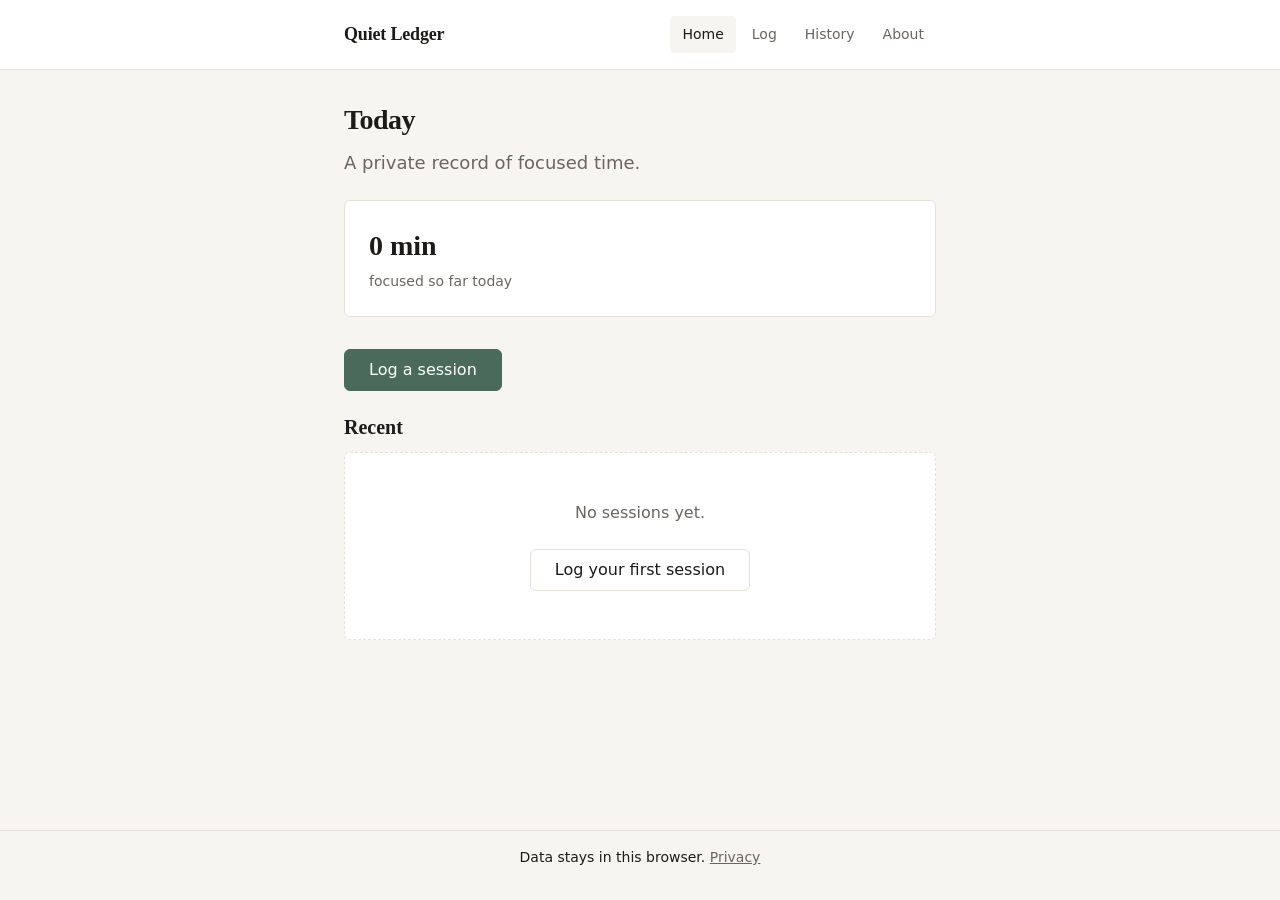
<file: index.html>
<!DOCTYPE html>
<html lang="en">
<head>
  <meta charset="UTF-8">
  <meta name="viewport" content="width=device-width, initial-scale=1">
  <title>Quiet Ledger — Home</title>
  <meta name="description" content="A private ledger for focused work sessions. No streaks, no social, no noise.">
  <meta name="theme-color" content="#F7F5F0">
  <link rel="stylesheet" href="styles.css">
</head>
<body data-page="home">
  <div class="site">
    <header class="site-header">
      <div class="site-header-inner">
        <a href="index.html" class="site-title">Quiet Ledger</a>
        <nav class="site-nav" aria-label="Main">
          <a href="index.html" aria-current="page">Home</a>
          <a href="log.html">Log</a>
          <a href="history.html">History</a>
          <a href="about.html">About</a>
        </nav>
      </div>
    </header>

    <main>
      <h1>Today</h1>
      <p class="lead">A private record of focused time.</p>

      <div class="today-summary">
        <p class="today-total" id="today-total">0 min</p>
        <p class="today-label">focused so far today</p>
      </div>

      <p class="mb-5">
        <a href="log.html" class="btn btn-primary">Log a session</a>
      </p>

      <h2>Recent</h2>

      <div id="empty-state" class="empty-state" hidden>
        <p>No sessions yet.</p>
        <a href="log.html" class="btn btn-secondary">Log your first session</a>
      </div>

      <ul class="session-list" id="recent-list" hidden></ul>
    </main>

    <footer class="site-footer">
      <p>Data stays in this browser. <a href="about.html">Privacy</a></p>
    </footer>
  </div>

  <script src="app.js"></script>
</body>
</html>
</file>
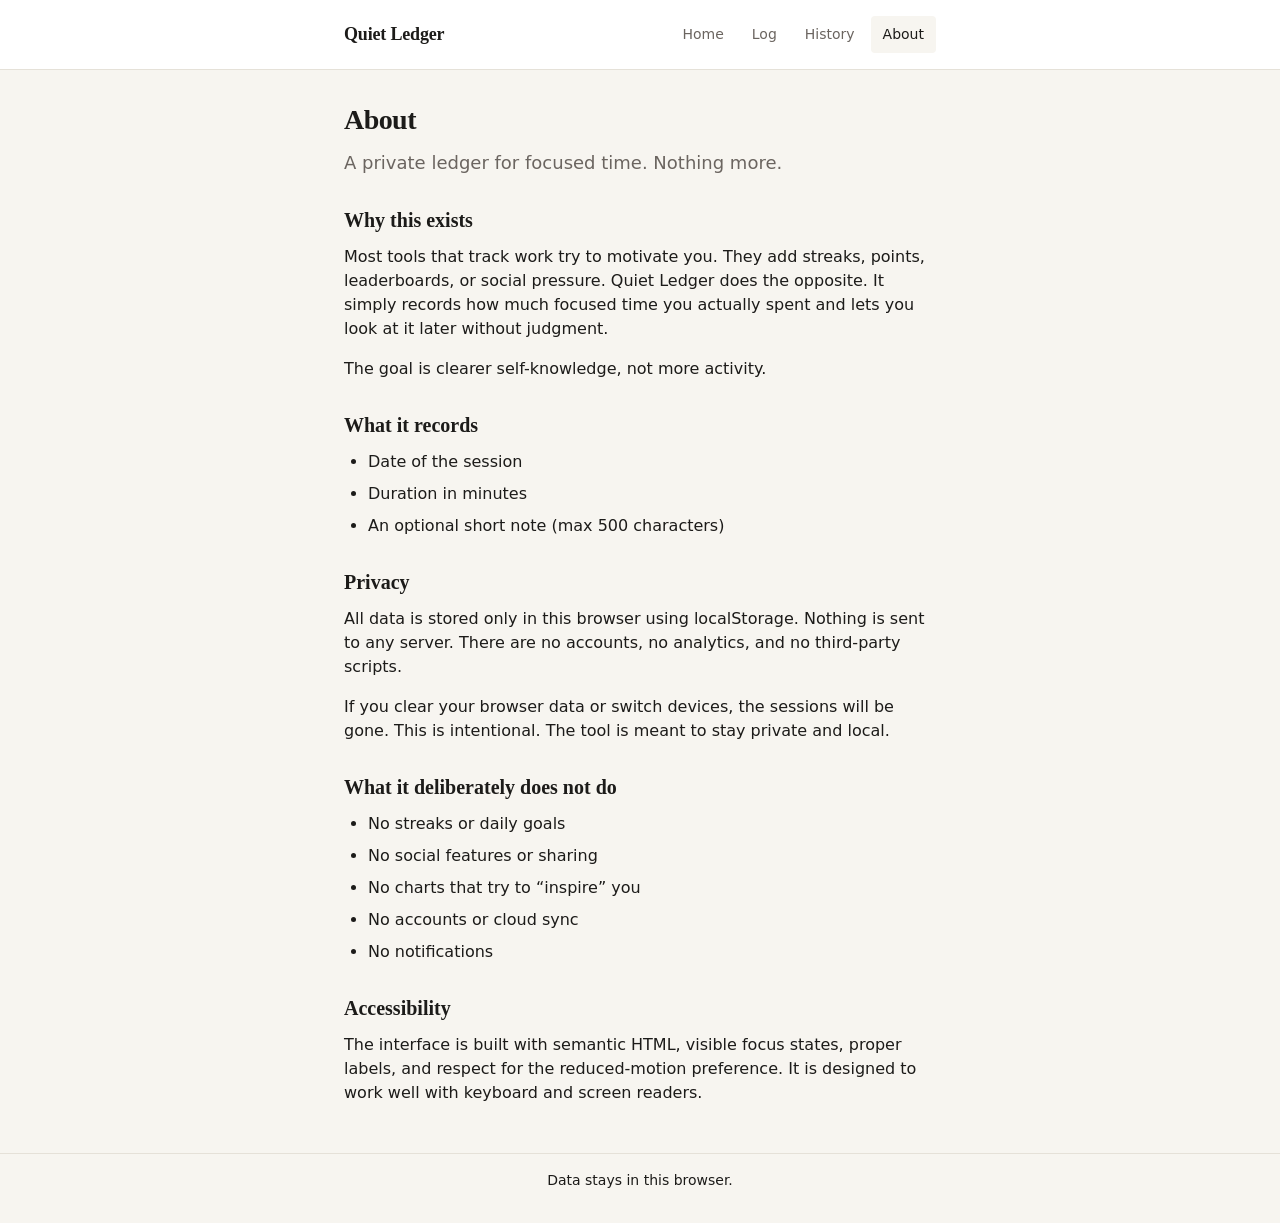
<file: about.html>
<!DOCTYPE html>
<html lang="en">
<head>
  <meta charset="UTF-8">
  <meta name="viewport" content="width=device-width, initial-scale=1">
  <title>About — Quiet Ledger</title>
  <meta name="description" content="Why Quiet Ledger exists and how your data is handled.">
  <meta name="theme-color" content="#F7F5F0">
  <link rel="stylesheet" href="styles.css">
</head>
<body data-page="about">
  <div class="site">
    <header class="site-header">
      <div class="site-header-inner">
        <a href="index.html" class="site-title">Quiet Ledger</a>
        <nav class="site-nav" aria-label="Main">
          <a href="index.html">Home</a>
          <a href="log.html">Log</a>
          <a href="history.html">History</a>
          <a href="about.html" aria-current="page">About</a>
        </nav>
      </div>
    </header>

    <main class="about-content">
      <h1>About</h1>
      <p class="lead">A private ledger for focused time. Nothing more.</p>

      <h2>Why this exists</h2>
      <p>
        Most tools that track work try to motivate you. They add streaks, points, leaderboards, or social pressure.
        Quiet Ledger does the opposite. It simply records how much focused time you actually spent and lets you look at it later without judgment.
      </p>
      <p>
        The goal is clearer self-knowledge, not more activity.
      </p>

      <h2>What it records</h2>
      <ul>
        <li>Date of the session</li>
        <li>Duration in minutes</li>
        <li>An optional short note (max 500 characters)</li>
      </ul>

      <h2>Privacy</h2>
      <p>
        All data is stored only in this browser using localStorage.
        Nothing is sent to any server. There are no accounts, no analytics, and no third-party scripts.
      </p>
      <p>
        If you clear your browser data or switch devices, the sessions will be gone.
        This is intentional. The tool is meant to stay private and local.
      </p>

      <h2>What it deliberately does not do</h2>
      <ul>
        <li>No streaks or daily goals</li>
        <li>No social features or sharing</li>
        <li>No charts that try to “inspire” you</li>
        <li>No accounts or cloud sync</li>
        <li>No notifications</li>
      </ul>

      <h2>Accessibility</h2>
      <p>
        The interface is built with semantic HTML, visible focus states, proper labels, and respect for the reduced-motion preference.
        It is designed to work well with keyboard and screen readers.
      </p>
    </main>

    <footer class="site-footer">
      <p>Data stays in this browser.</p>
    </footer>
  </div>
</body>
</html>
</file>
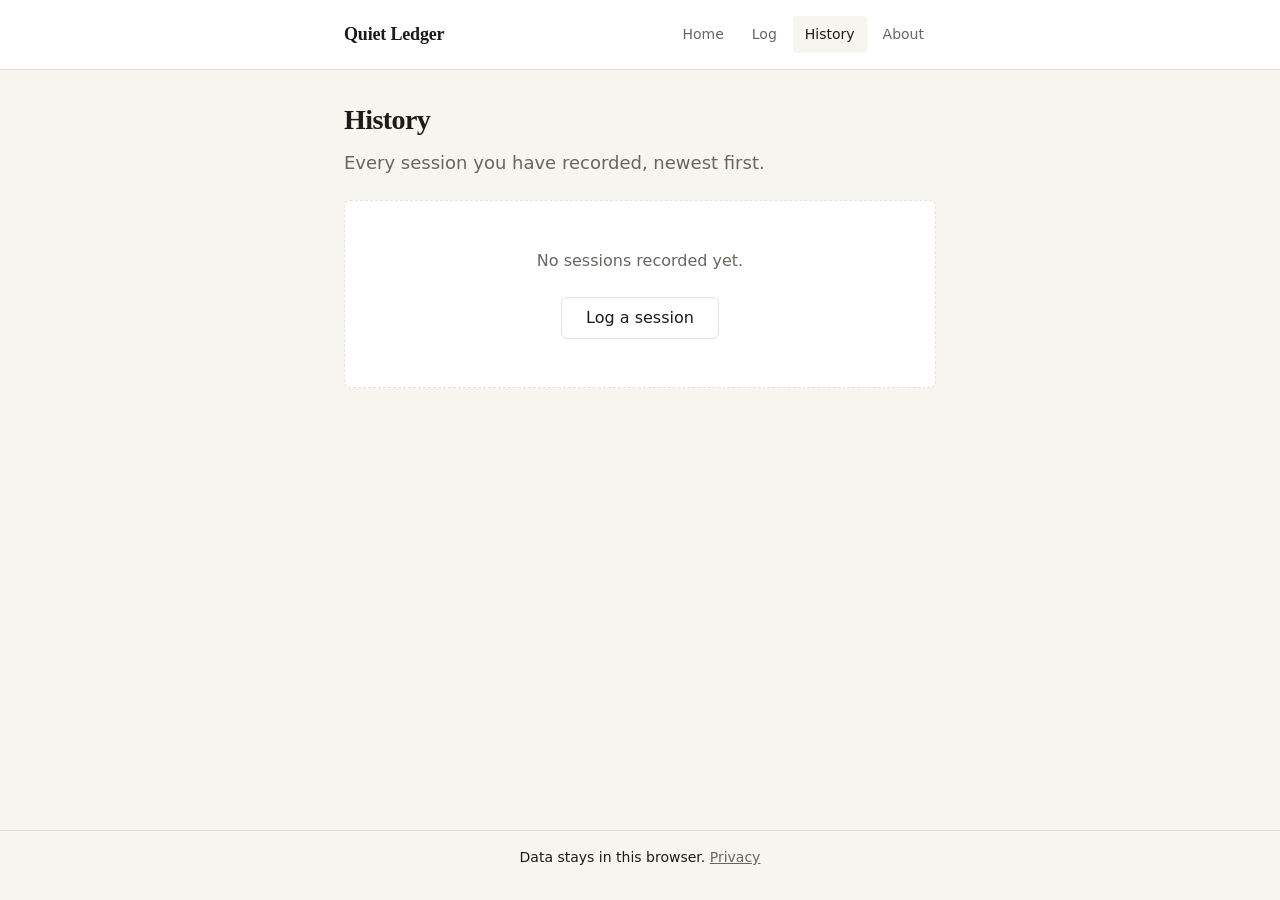
<file: history.html>
<!DOCTYPE html>
<html lang="en">
<head>
  <meta charset="UTF-8">
  <meta name="viewport" content="width=device-width, initial-scale=1">
  <title>History — Quiet Ledger</title>
  <meta name="description" content="Review past focused sessions.">
  <meta name="theme-color" content="#F7F5F0">
  <link rel="stylesheet" href="styles.css">
</head>
<body data-page="history">
  <div class="site">
    <header class="site-header">
      <div class="site-header-inner">
        <a href="index.html" class="site-title">Quiet Ledger</a>
        <nav class="site-nav" aria-label="Main">
          <a href="index.html">Home</a>
          <a href="log.html">Log</a>
          <a href="history.html" aria-current="page">History</a>
          <a href="about.html">About</a>
        </nav>
      </div>
    </header>

    <main>
      <h1>History</h1>
      <p class="lead">Every session you have recorded, newest first.</p>

      <div id="empty-state" class="empty-state" hidden>
        <p>No sessions recorded yet.</p>
        <a href="log.html" class="btn btn-secondary">Log a session</a>
      </div>

      <ul class="session-list" id="history-list" hidden></ul>
    </main>

    <footer class="site-footer">
      <p>Data stays in this browser. <a href="about.html">Privacy</a></p>
    </footer>
  </div>

  <script src="app.js"></script>
</body>
</html>
</file>
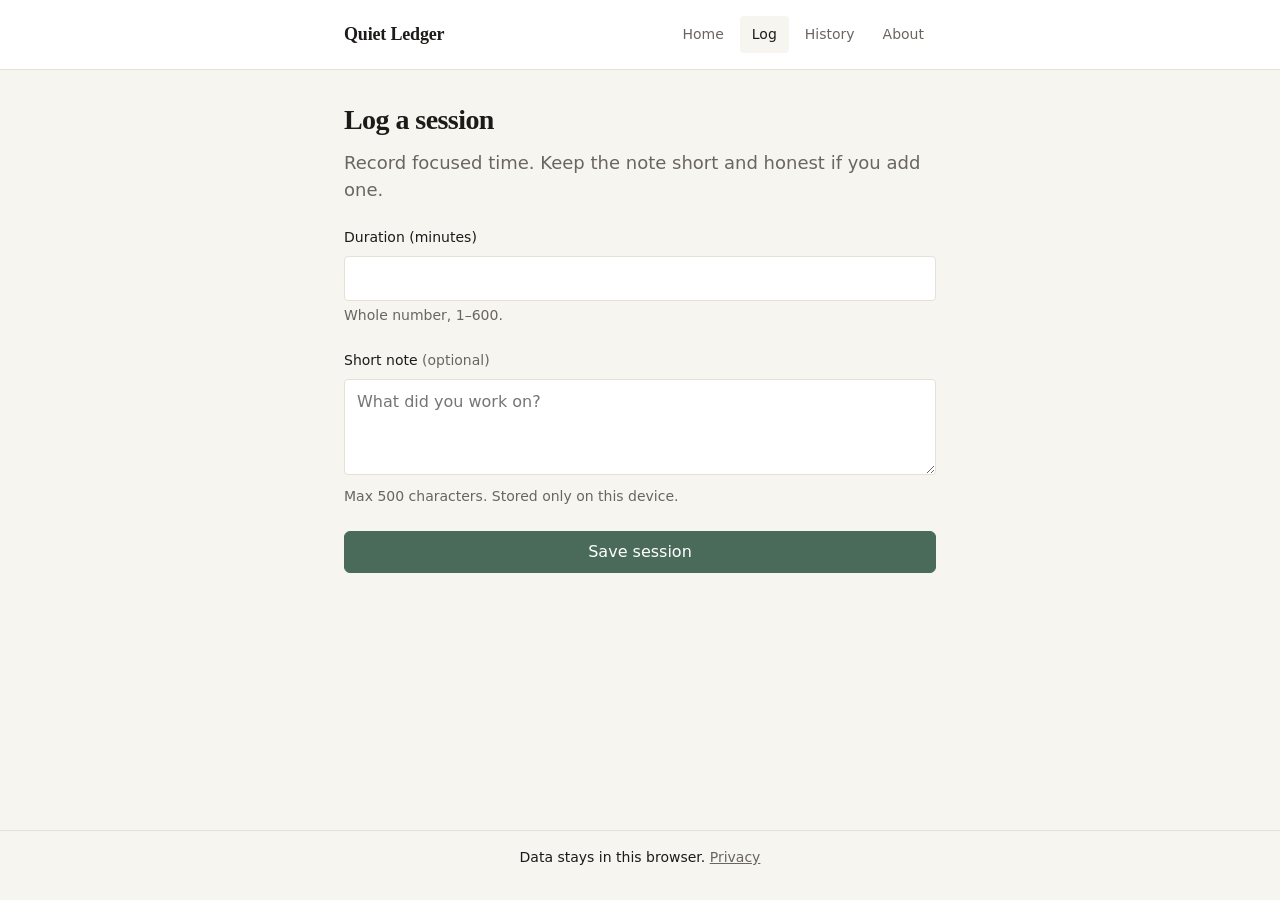
<file: log.html>
<!DOCTYPE html>
<html lang="en">
<head>
  <meta charset="UTF-8">
  <meta name="viewport" content="width=device-width, initial-scale=1">
  <title>Log a session — Quiet Ledger</title>
  <meta name="description" content="Log a focused work session.">
  <meta name="theme-color" content="#F7F5F0">
  <link rel="stylesheet" href="styles.css">
</head>
<body data-page="log">
  <div class="site">
    <header class="site-header">
      <div class="site-header-inner">
        <a href="index.html" class="site-title">Quiet Ledger</a>
        <nav class="site-nav" aria-label="Main">
          <a href="index.html">Home</a>
          <a href="log.html" aria-current="page">Log</a>
          <a href="history.html">History</a>
          <a href="about.html">About</a>
        </nav>
      </div>
    </header>

    <main>
      <h1>Log a session</h1>
      <p class="lead">Record focused time. Keep the note short and honest if you add one.</p>

      <div id="success-message" class="success-banner" hidden role="status"></div>

      <form id="log-form" novalidate>
        <div class="form-group">
          <label for="minutes">Duration (minutes)</label>
          <input
            type="number"
            id="minutes"
            name="minutes"
            min="1"
            max="600"
            step="1"
            required
            inputmode="numeric"
            autocomplete="off"
            aria-describedby="minutes-hint minutes-error"
          >
          <span id="minutes-hint" class="hint">Whole number, 1–600.</span>
          <p id="minutes-error" class="field-error" hidden role="alert"></p>
        </div>

        <div class="form-group">
          <label for="note">Short note <span class="meta">(optional)</span></label>
          <textarea
            id="note"
            name="note"
            maxlength="500"
            rows="3"
            placeholder="What did you work on?"
            aria-describedby="note-hint"
          ></textarea>
          <span id="note-hint" class="hint">Max 500 characters. Stored only on this device.</span>
        </div>

        <button type="submit" class="btn btn-primary btn-block">Save session</button>
      </form>
    </main>

    <footer class="site-footer">
      <p>Data stays in this browser. <a href="about.html">Privacy</a></p>
    </footer>
  </div>

  <script src="app.js"></script>
</body>
</html>
</file>
<file: styles.css>
/* Quiet Ledger — Design System
   Restraint over decoration. Product quality first.
*/

:root {
  /* Colors */
  --bg: #F7F5F0;
  --surface: #FFFFFF;
  --fg: #1C1B19;
  --muted: #6B6560;
  --border: #E5E1D8;
  --accent: #4A6B5A;
  --accent-hover: #3D5A4B;
  --destructive: #8B3A3A;
  --focus-ring: #4A6B5A;

  /* Spacing scale */
  --s-1: 4px;
  --s-2: 8px;
  --s-3: 12px;
  --s-4: 16px;
  --s-5: 24px;
  --s-6: 32px;
  --s-7: 48px;

  /* Typography */
  --font-sans: system-ui, -apple-system, "Segoe UI", Roboto, "Helvetica Neue", Arial, sans-serif;
  --font-serif: Georgia, "Times New Roman", Times, serif;

  --text-sm: 0.875rem;   /* 14px */
  --text-base: 1rem;     /* 16px */
  --text-lg: 1.125rem;   /* 18px */
  --text-xl: 1.25rem;    /* 20px */
  --text-2xl: 1.5rem;    /* 24px */
  --text-3xl: 1.75rem;   /* 28px */

  --leading-tight: 1.25;
  --leading-normal: 1.5;

  --radius: 4px;
  --radius-md: 6px;

  --max-width: 40rem; /* 640px */
}

/* Reset & base */
*,
*::before,
*::after {
  box-sizing: border-box;
}

html {
  font-size: 16px;
  -webkit-text-size-adjust: 100%;
}

body {
  margin: 0;
  min-height: 100vh;
  font-family: var(--font-sans);
  font-size: var(--text-base);
  line-height: var(--leading-normal);
  color: var(--fg);
  background-color: var(--bg);
  -webkit-font-smoothing: antialiased;
}

/* Focus — always visible, designed */
:focus {
  outline: none;
}

:focus-visible {
  outline: 2px solid var(--focus-ring);
  outline-offset: 2px;
}

/* Reduced motion */
@media (prefers-reduced-motion: reduce) {
  *,
  *::before,
  *::after {
    animation-duration: 0.01ms !important;
    animation-iteration-count: 1 !important;
    transition-duration: 0.01ms !important;
    scroll-behavior: auto !important;
  }
}

/* Layout */
.site {
  display: flex;
  flex-direction: column;
  min-height: 100vh;
}

.site-header {
  border-bottom: 1px solid var(--border);
  background: var(--surface);
}

.site-header-inner {
  max-width: var(--max-width);
  margin: 0 auto;
  padding: var(--s-4) var(--s-4);
  display: flex;
  align-items: center;
  justify-content: space-between;
  gap: var(--s-4);
}

.site-title {
  font-family: var(--font-serif);
  font-size: var(--text-lg);
  font-weight: 600;
  color: var(--fg);
  text-decoration: none;
  letter-spacing: -0.01em;
}

.site-title:hover {
  color: var(--accent);
}

.site-nav {
  display: flex;
  gap: var(--s-1);
}

.site-nav a {
  font-size: var(--text-sm);
  color: var(--muted);
  text-decoration: none;
  padding: var(--s-2) var(--s-3);
  border-radius: var(--radius);
}

.site-nav a:hover {
  color: var(--fg);
  background: var(--bg);
}

.site-nav a[aria-current="page"] {
  color: var(--fg);
  font-weight: 500;
  background: var(--bg);
}

main {
  flex: 1;
  max-width: var(--max-width);
  margin: 0 auto;
  padding: var(--s-6) var(--s-4);
  width: 100%;
}

.site-footer {
  border-top: 1px solid var(--border);
  padding: var(--s-4);
  text-align: center;
  font-size: var(--text-sm);
  color: var(--muted);
}

.site-footer a {
  color: var(--muted);
}

.site-footer a:hover {
  color: var(--fg);
}

/* Typography */
h1 {
  font-family: var(--font-serif);
  font-size: var(--text-3xl);
  font-weight: 600;
  line-height: var(--leading-tight);
  margin: 0 0 var(--s-3);
  letter-spacing: -0.02em;
}

h2 {
  font-family: var(--font-serif);
  font-size: var(--text-xl);
  font-weight: 600;
  line-height: var(--leading-tight);
  margin: 0 0 var(--s-3);
}

p {
  margin: 0 0 var(--s-4);
  color: var(--fg);
}

.lead {
  font-size: var(--text-lg);
  color: var(--muted);
  margin-bottom: var(--s-5);
}

.meta {
  font-size: var(--text-sm);
  color: var(--muted);
}

/* Buttons */
.btn {
  display: inline-flex;
  align-items: center;
  justify-content: center;
  gap: var(--s-2);
  font-family: inherit;
  font-size: var(--text-base);
  font-weight: 500;
  line-height: 1;
  padding: var(--s-3) var(--s-5);
  border: 1px solid transparent;
  border-radius: var(--radius-md);
  cursor: pointer;
  text-decoration: none;
  transition: background-color 150ms ease, border-color 150ms ease, color 150ms ease;
}

.btn:disabled {
  opacity: 0.5;
  cursor: not-allowed;
}

.btn-primary {
  background: var(--accent);
  color: #fff;
  border-color: var(--accent);
}

.btn-primary:hover:not(:disabled) {
  background: var(--accent-hover);
  border-color: var(--accent-hover);
}

.btn-secondary {
  background: var(--surface);
  color: var(--fg);
  border-color: var(--border);
}

.btn-secondary:hover:not(:disabled) {
  background: var(--bg);
  border-color: var(--muted);
}

.btn-block {
  width: 100%;
}

/* Forms */
.form-group {
  margin-bottom: var(--s-5);
}

label {
  display: block;
  font-size: var(--text-sm);
  font-weight: 500;
  margin-bottom: var(--s-2);
  color: var(--fg);
}

.hint {
  display: block;
  font-size: var(--text-sm);
  color: var(--muted);
  margin-top: var(--s-1);
}

input[type="number"],
input[type="text"],
textarea {
  width: 100%;
  font-family: inherit;
  font-size: var(--text-base);
  padding: var(--s-3);
  border: 1px solid var(--border);
  border-radius: var(--radius);
  background: var(--surface);
  color: var(--fg);
  transition: border-color 150ms ease;
}

input[type="number"]:hover,
input[type="text"]:hover,
textarea:hover {
  border-color: var(--muted);
}

input[type="number"]:focus,
input[type="text"]:focus,
textarea:focus {
  border-color: var(--accent);
}

textarea {
  min-height: 6rem;
  resize: vertical;
}

.field-error {
  margin-top: var(--s-2);
  font-size: var(--text-sm);
  color: var(--destructive);
}

input[aria-invalid="true"],
textarea[aria-invalid="true"] {
  border-color: var(--destructive);
}

/* Session list */
.session-list {
  list-style: none;
  margin: 0;
  padding: 0;
}

.session-item {
  padding: var(--s-4) 0;
  border-bottom: 1px solid var(--border);
}

.session-item:last-child {
  border-bottom: none;
}

.session-header {
  display: flex;
  justify-content: space-between;
  align-items: baseline;
  gap: var(--s-3);
  margin-bottom: var(--s-1);
}

.session-duration {
  font-weight: 600;
  font-variant-numeric: tabular-nums;
}

.session-note {
  font-size: var(--text-sm);
  color: var(--muted);
  margin: 0;
  white-space: pre-wrap;
}

/* Empty state */
.empty-state {
  padding: var(--s-7) var(--s-4);
  text-align: center;
  border: 1px dashed var(--border);
  border-radius: var(--radius-md);
  background: var(--surface);
}

.empty-state p {
  color: var(--muted);
  margin-bottom: var(--s-5);
}

/* Success message */
.success-banner {
  padding: var(--s-4);
  background: #E8F0EB;
  border: 1px solid #C5D9CC;
  border-radius: var(--radius-md);
  color: var(--accent);
  margin-bottom: var(--s-5);
  font-size: var(--text-sm);
}

/* Utility */
.sr-only {
  position: absolute;
  width: 1px;
  height: 1px;
  padding: 0;
  margin: -1px;
  overflow: hidden;
  clip: rect(0, 0, 0, 0);
  white-space: nowrap;
  border: 0;
}

.mt-0 { margin-top: 0; }
.mb-0 { margin-bottom: 0; }
.mb-4 { margin-bottom: var(--s-4); }
.mb-5 { margin-bottom: var(--s-5); }
.mb-6 { margin-bottom: var(--s-6); }

.text-center { text-align: center; }

/* Today summary */
.today-summary {
  background: var(--surface);
  border: 1px solid var(--border);
  border-radius: var(--radius-md);
  padding: var(--s-5);
  margin-bottom: var(--s-6);
}

.today-total {
  font-family: var(--font-serif);
  font-size: var(--text-3xl);
  font-weight: 600;
  font-variant-numeric: tabular-nums;
  margin: 0 0 var(--s-1);
}

.today-label {
  font-size: var(--text-sm);
  color: var(--muted);
  margin: 0;
}

/* About page */
.about-content h2 {
  margin-top: var(--s-6);
}

.about-content ul {
  padding-left: var(--s-5);
  margin: 0 0 var(--s-4);
}

.about-content li {
  margin-bottom: var(--s-2);
}

/* 404 */
.error-page {
  text-align: center;
  padding: var(--s-7) var(--s-4);
}

.error-page h1 {
  font-size: 4rem;
  margin-bottom: var(--s-2);
  color: var(--muted);
}

/* Responsive */
@media (min-width: 640px) {
  .site-header-inner,
  main {
    padding-left: var(--s-5);
    padding-right: var(--s-5);
  }
}
</file>
